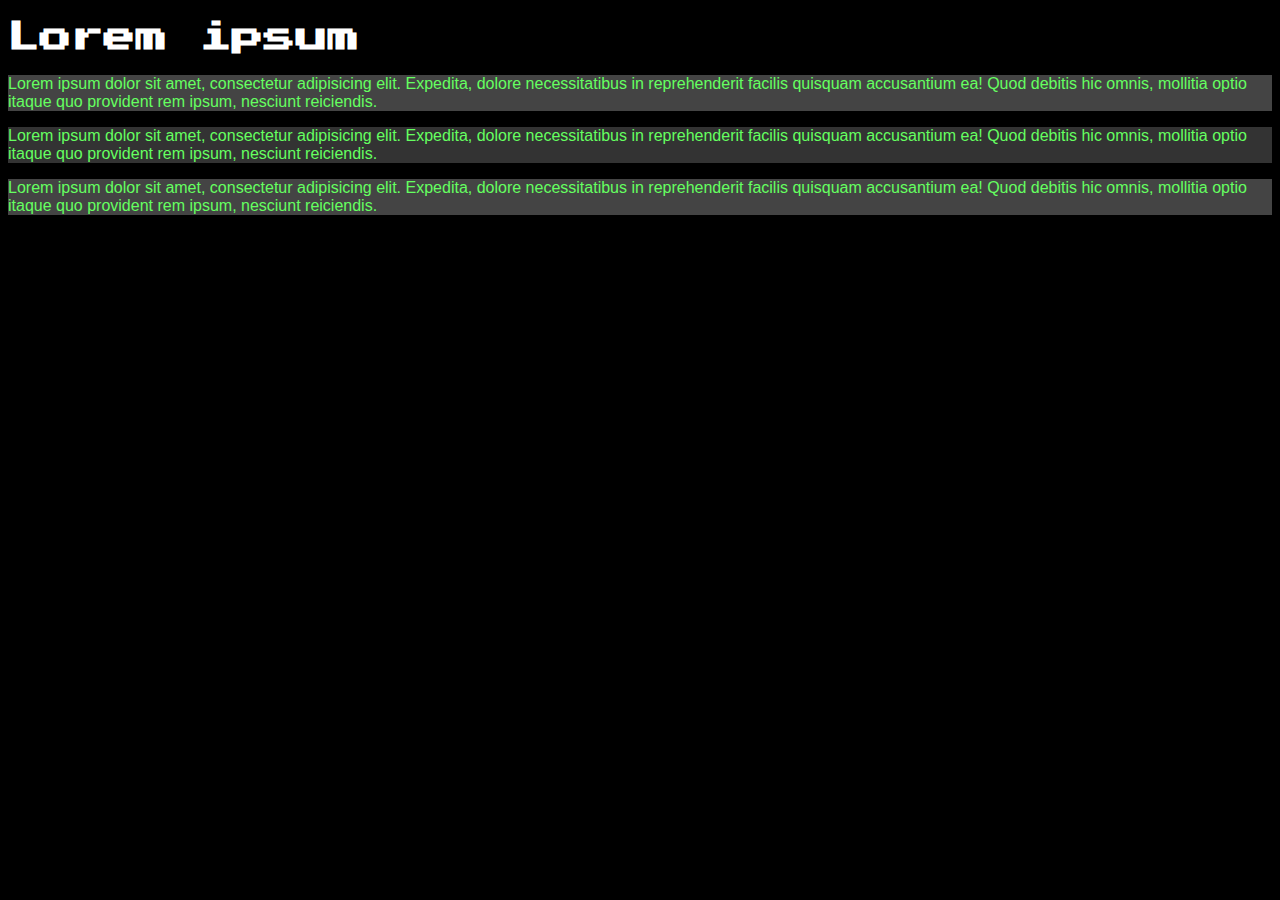
<file: 001-css/1/index.html>
<!DOCTYPE html>
<html lang="en">
  <head>
    <meta charset="UTF-8" />
    <meta name="viewport" content="width=device-width, initial-scale=1.0" />
    <title>Document</title>
    <link
      href="https://fonts.googleapis.com/css2?family=Press+Start+2P&display=swap"
      rel="stylesheet"
    />
    <link rel="stylesheet" href="index.css" />
  </head>
  <body>
    <h1>Lorem ipsum</h1>

    <p class="even">
      Lorem ipsum dolor sit amet, consectetur adipisicing elit. Expedita, dolore
      necessitatibus in reprehenderit facilis quisquam accusantium ea! Quod
      debitis hic omnis, mollitia optio itaque quo provident rem ipsum, nesciunt
      reiciendis.
    </p>
    <p class="odd">
      Lorem ipsum dolor sit amet, consectetur adipisicing elit. Expedita, dolore
      necessitatibus in reprehenderit facilis quisquam accusantium ea! Quod
      debitis hic omnis, mollitia optio itaque quo provident rem ipsum, nesciunt
      reiciendis.
    </p>
    <p class="even">
      Lorem ipsum dolor sit amet, consectetur adipisicing elit. Expedita, dolore
      necessitatibus in reprehenderit facilis quisquam accusantium ea! Quod
      debitis hic omnis, mollitia optio itaque quo provident rem ipsum, nesciunt
      reiciendis.
    </p>
  </body>
</html>
</file>
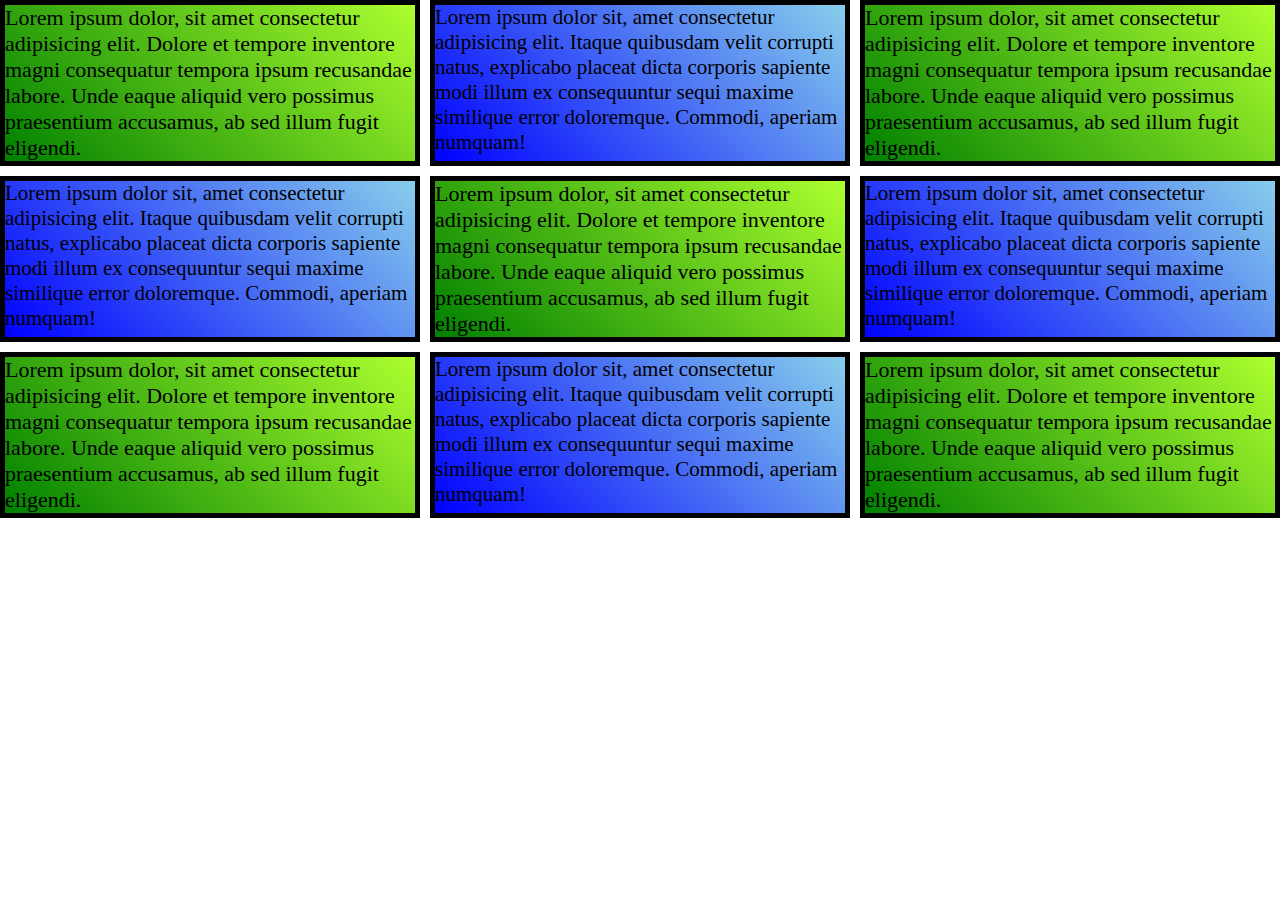
<file: 001-css/4/index.html>
<!DOCTYPE html>
<html lang="en">
  <head>
    <meta charset="UTF-8" />
    <meta name="viewport" content="width=device-width, initial-scale=1.0" />
    <title>Document</title>
    <link
      href="https://fonts.googleapis.com/css2?family=Press+Start+2P&display=swap"
      rel="stylesheet"
    />
    <link rel="stylesheet" href="index.css" />
  </head>
  <body>
    <div id="box1">
      Lorem ipsum dolor, sit amet consectetur adipisicing elit. Dolore et
      tempore inventore magni consequatur tempora ipsum recusandae labore. Unde
      eaque aliquid vero possimus praesentium accusamus, ab sed illum fugit
      eligendi.
    </div>
    <div id="box2">
      Lorem ipsum dolor sit, amet consectetur adipisicing elit. Itaque quibusdam
      velit corrupti natus, explicabo placeat dicta corporis sapiente modi illum
      ex consequuntur sequi maxime similique error doloremque. Commodi, aperiam
      numquam!
    </div>
    <div id="box1">
      Lorem ipsum dolor, sit amet consectetur adipisicing elit. Dolore et
      tempore inventore magni consequatur tempora ipsum recusandae labore. Unde
      eaque aliquid vero possimus praesentium accusamus, ab sed illum fugit
      eligendi.
    </div>
    <div id="box2">
      Lorem ipsum dolor sit, amet consectetur adipisicing elit. Itaque quibusdam
      velit corrupti natus, explicabo placeat dicta corporis sapiente modi illum
      ex consequuntur sequi maxime similique error doloremque. Commodi, aperiam
      numquam!
    </div>
    <div id="box1">
      Lorem ipsum dolor, sit amet consectetur adipisicing elit. Dolore et
      tempore inventore magni consequatur tempora ipsum recusandae labore. Unde
      eaque aliquid vero possimus praesentium accusamus, ab sed illum fugit
      eligendi.
    </div>
    <div id="box2">
      Lorem ipsum dolor sit, amet consectetur adipisicing elit. Itaque quibusdam
      velit corrupti natus, explicabo placeat dicta corporis sapiente modi illum
      ex consequuntur sequi maxime similique error doloremque. Commodi, aperiam
      numquam!
    </div>
    <div id="box1">
      Lorem ipsum dolor, sit amet consectetur adipisicing elit. Dolore et
      tempore inventore magni consequatur tempora ipsum recusandae labore. Unde
      eaque aliquid vero possimus praesentium accusamus, ab sed illum fugit
      eligendi.
    </div>
    <div id="box2">
      Lorem ipsum dolor sit, amet consectetur adipisicing elit. Itaque quibusdam
      velit corrupti natus, explicabo placeat dicta corporis sapiente modi illum
      ex consequuntur sequi maxime similique error doloremque. Commodi, aperiam
      numquam!
    </div>
    <div id="box1">
      Lorem ipsum dolor, sit amet consectetur adipisicing elit. Dolore et
      tempore inventore magni consequatur tempora ipsum recusandae labore. Unde
      eaque aliquid vero possimus praesentium accusamus, ab sed illum fugit
      eligendi.
    </div>
  </body>
</html>

<a></a>
</file>
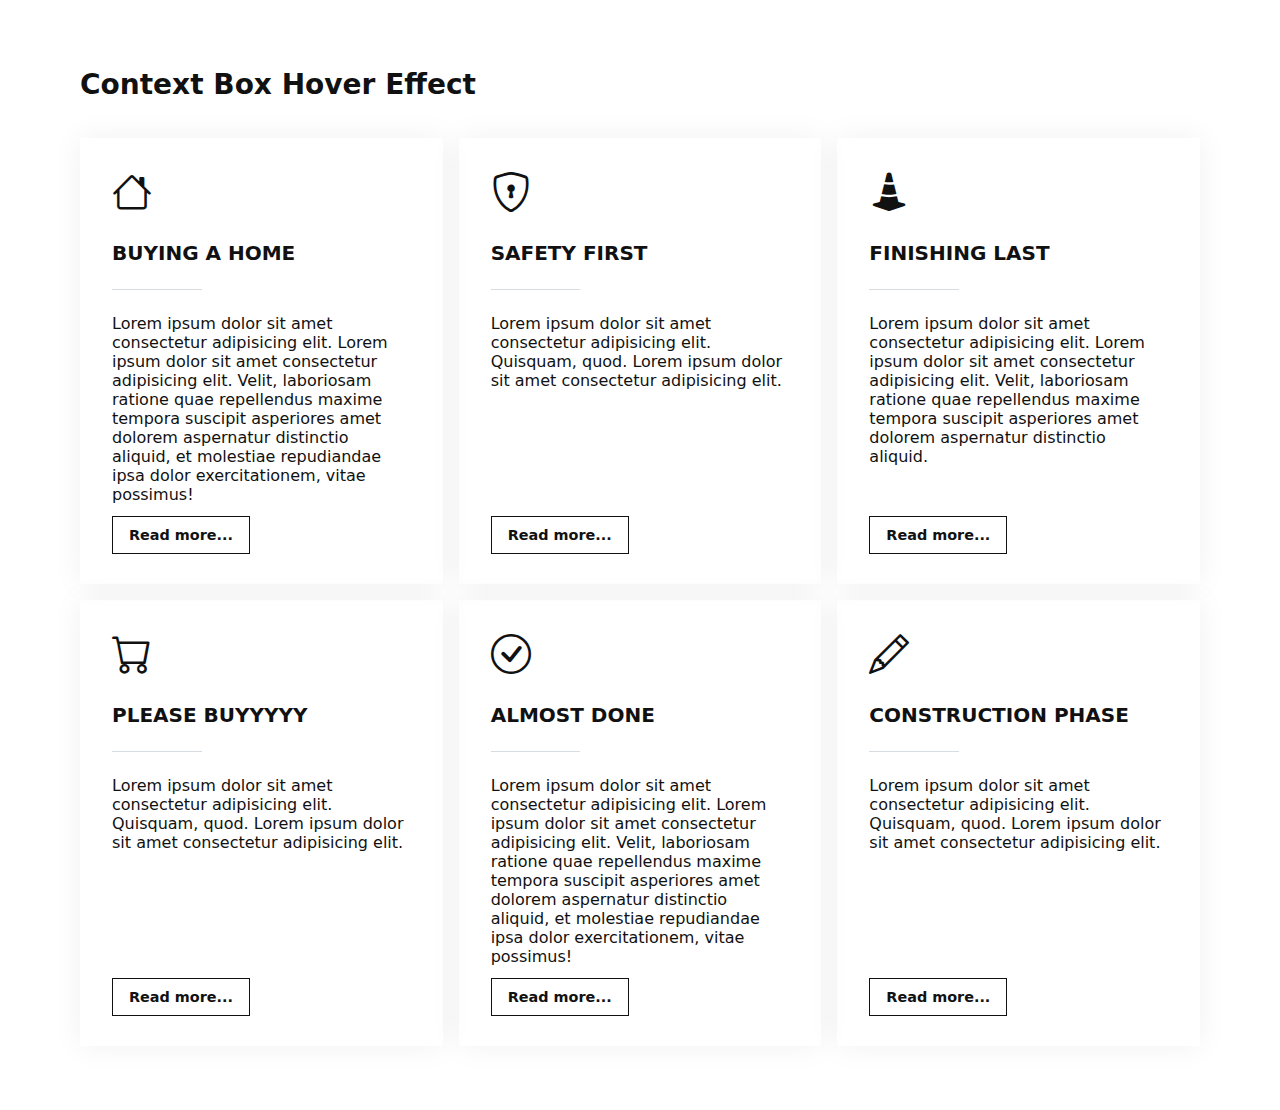
<file: 001-css/5 Context Box Hover Effect/index.html>
<!DOCTYPE html>
<html lang="en">
  <head>
    <meta charset="UTF-8" />
    <meta name="viewport" content="width=device-width, initial-scale=1.0" />
    <title>Context Box Hover Effect</title>
    <link
      href="https://cdn.jsdelivr.net/npm/bootstrap-icons@1.11.3/font/bootstrap-icons.css"
      rel="stylesheet"
    />
    <link rel="stylesheet" href="index.css" />
  </head>
  <body>
    <div class="page-width">
      <h1>Context Box Hover Effect</h1>

      <section class="content-boxes">
        <div class="content-box">
          <div class="content-box__icon">
            <i class="bi bi-house"></i>
          </div>

          <h3 class="content-box__title">Buying a Home</h3>

          <p class="content-box__description">
            Lorem ipsum dolor sit amet consectetur adipisicing elit. Lorem ipsum
            dolor sit amet consectetur adipisicing elit. Velit, laboriosam
            ratione quae repellendus maxime tempora suscipit asperiores amet
            dolorem aspernatur distinctio aliquid, et molestiae repudiandae ipsa
            dolor exercitationem, vitae possimus!
          </p>

          <p class="content-box__cta">
            <a href="#">Read more...</a>
          </p>

          <div class="content-box__overlay" aria-hidden="true"></div>
        </div>

        <div class="content-box">
          <div class="content-box__icon">
            <i class="bi bi-shield-lock"></i>
          </div>

          <h3 class="content-box__title">Safety First</h3>

          <p class="content-box__desc">
            Lorem ipsum dolor sit amet consectetur adipisicing elit. Quisquam,
            quod. Lorem ipsum dolor sit amet consectetur adipisicing elit.
          </p>

          <p class="content-box__cta">
            <a href="#">Read more...</a>
          </p>

          <div class="content-box__overlay" aria-hidden="true"></div>
        </div>
        <div class="content-box">
          <div class="content-box__icon">
            <i class="bi bi-cone-striped"></i>
          </div>

          <h3 class="content-box__title">Finishing last</h3>

          <p class="content-box__description">
            Lorem ipsum dolor sit amet consectetur adipisicing elit. Lorem ipsum
            dolor sit amet consectetur adipisicing elit. Velit, laboriosam
            ratione quae repellendus maxime tempora suscipit asperiores amet
            dolorem aspernatur distinctio aliquid.
          </p>

          <p class="content-box__cta">
            <a href="#">Read more...</a>
          </p>

          <div class="content-box__overlay" aria-hidden="true"></div>
        </div>

        <div class="content-box">
          <div class="content-box__icon">
            <i class="bi bi-cart"></i>
          </div>

          <h3 class="content-box__title">Please Buyyyyy</h3>

          <p class="content-box__desc">
            Lorem ipsum dolor sit amet consectetur adipisicing elit. Quisquam,
            quod. Lorem ipsum dolor sit amet consectetur adipisicing elit.
          </p>

          <p class="content-box__cta">
            <a href="#">Read more...</a>
          </p>

          <div class="content-box__overlay" aria-hidden="true"></div>
        </div>
        <div class="content-box">
          <div class="content-box__icon">
            <i class="bi bi-check-circle"></i>
          </div>

          <h3 class="content-box__title">Almost Done</h3>

          <p class="content-box__description">
            Lorem ipsum dolor sit amet consectetur adipisicing elit. Lorem ipsum
            dolor sit amet consectetur adipisicing elit. Velit, laboriosam
            ratione quae repellendus maxime tempora suscipit asperiores amet
            dolorem aspernatur distinctio aliquid, et molestiae repudiandae ipsa
            dolor exercitationem, vitae possimus!
          </p>

          <p class="content-box__cta">
            <a href="#">Read more...</a>
          </p>

          <div class="content-box__overlay" aria-hidden="true"></div>
        </div>

        <div class="content-box">
          <div class="content-box__icon">
            <i class="bi bi-pencil"></i>
          </div>

          <h3 class="content-box__title">Construction Phase</h3>

          <p class="content-box__desc">
            Lorem ipsum dolor sit amet consectetur adipisicing elit. Quisquam,
            quod. Lorem ipsum dolor sit amet consectetur adipisicing elit.
          </p>

          <p class="content-box__cta">
            <a href="#">Read more...</a>
          </p>

          <div class="content-box__overlay" aria-hidden="true"></div>
        </div>
      </section>
    </div>
  </body>
</html>
</file>
<file: 001-css/1/index.css>
body {
  background-color: black;
}
h1 {
  color: white;
  font-family: "press Start 2P", sans-serif;
}
p {
  color: rgb(101, 255, 96);
  font-family: "consolas", sans-serif;
}

.odd {
  background-color: #333;
}

.even {
  background-color: #444;
}
</file>
<file: 001-css/4/index.css>
body {
  margin: 0px;
  display: grid;
  grid-template-columns: repeat(
    3,
    1fr
  ); /* Adjust this to change the number of columns */
  grid-gap: 10px; /* Adjust this to change the space between the boxes */
}

#box1 {
  border: 5px solid;
  display: flex;
  justify-content: center;
  font-size: 22px;
  background: linear-gradient(45deg, green, greenyellow);
}
#box2 {
  border: 5px solid;
  display: flex;
  justify-content: center;
  font-size: 21px;
  background: linear-gradient(45deg, blue, skyblue);
}
</file>
<file: 001-css/5 Context Box Hover Effect/index.css>
* {
  margin: 0;
  padding: 0;
  box-sizing: border-box;
}

body {
  font-family: system-ui, sans-serif;
  font-size: 16px;
  color: #111;
  background-color: #fff;
  padding: 4rem 5rem;
}

.page-width {
  max-width: 1000px;
  margin-inline: auto;
}

h1 {
  font-size: 1.75rem;
  line-height: 1.5;
  margin-bottom: 2rem;
}

.content-boxes {
  display: grid;
  grid-template-columns: 1fr;
  gap: 1rem;
}

@media (min-width: 768px) {
  .content-boxes {
    grid-template-columns: repeat(2, 1fr);
  }
}

@media (min-width: 1080px) {
  .page-width {
    max-width: none;
  }
  .content-boxes {
    grid-template-columns: repeat(3, 1fr);
  }
}

.content-box {
  position: relative;
  padding: 2rem;
  padding-bottom: 5rem;
  box-shadow: 0 0 30px 0 rgba(0, 0, 0, 0.06);
  overflow: hidden;
}

.content-box__icon {
  font-size: 2.5rem;
  margin-bottom: 1.5rem;
}

.content-box__title {
  position: relative;
  font-size: 1.25rem;
  line-height: 1.3;
  text-transform: uppercase;
  margin-bottom: 1.5rem;
  padding-bottom: 1.5rem;
}

.content-box__title::after {
  position: absolute;
  content: "";
  left: 0;
  bottom: 0;
  width: 30%;
  height: 1px;
  background-color: #d7dce1;
}

.content-box__cta {
  position: absolute;
  bottom: 2rem;
  margin-top: 1.5rem;
  margin-bottom: 0.5rem;
}

.content-box__cta a {
  font-size: 0.9rem;
  font-weight: bold;
  color: currentColor;
  text-decoration: none;
  border: 1px solid currentColor;
  padding: 0.65rem 1rem;
}

.content-box__cta a:hover,
.content-box__cta a:focus-visible {
  outline: 1px solid currentColor;
  outline-offset: 0;
}

.content-box__overlay {
  position: absolute;
  content: "";
  inset: 0;
  z-index: -1;

  background: linear-gradient(
      rgba(13, 62, 160, 0.8) 15%,
      rgba(210, 157, 50, 1) 100%
    ),
    url("https://images.unsplash.com/photo-1570129477492-45c003edd2be");
  background-size: cover;
  transform: translateY(-101%);
  transition: 0.5s ease-in-out;
}

.content-box:hover .content-box__overlay,
.content-box:focus-within .content-box__overlay {
  transform: translateY(0);
}

:is(
    .content-box__title,
    .content-box__cta a,
    .content-box__icon,
    .content-box__desc
  ) {
  transition: color 0.5s ease;
}

:is(.content-box:hover, .content-box:focus-within)
  :is(
    .content-box__title,
    .content-box__cta a,
    .content-box__icon,
    .content-box__desc
  ) {
  color: #fff;
}
</file>
